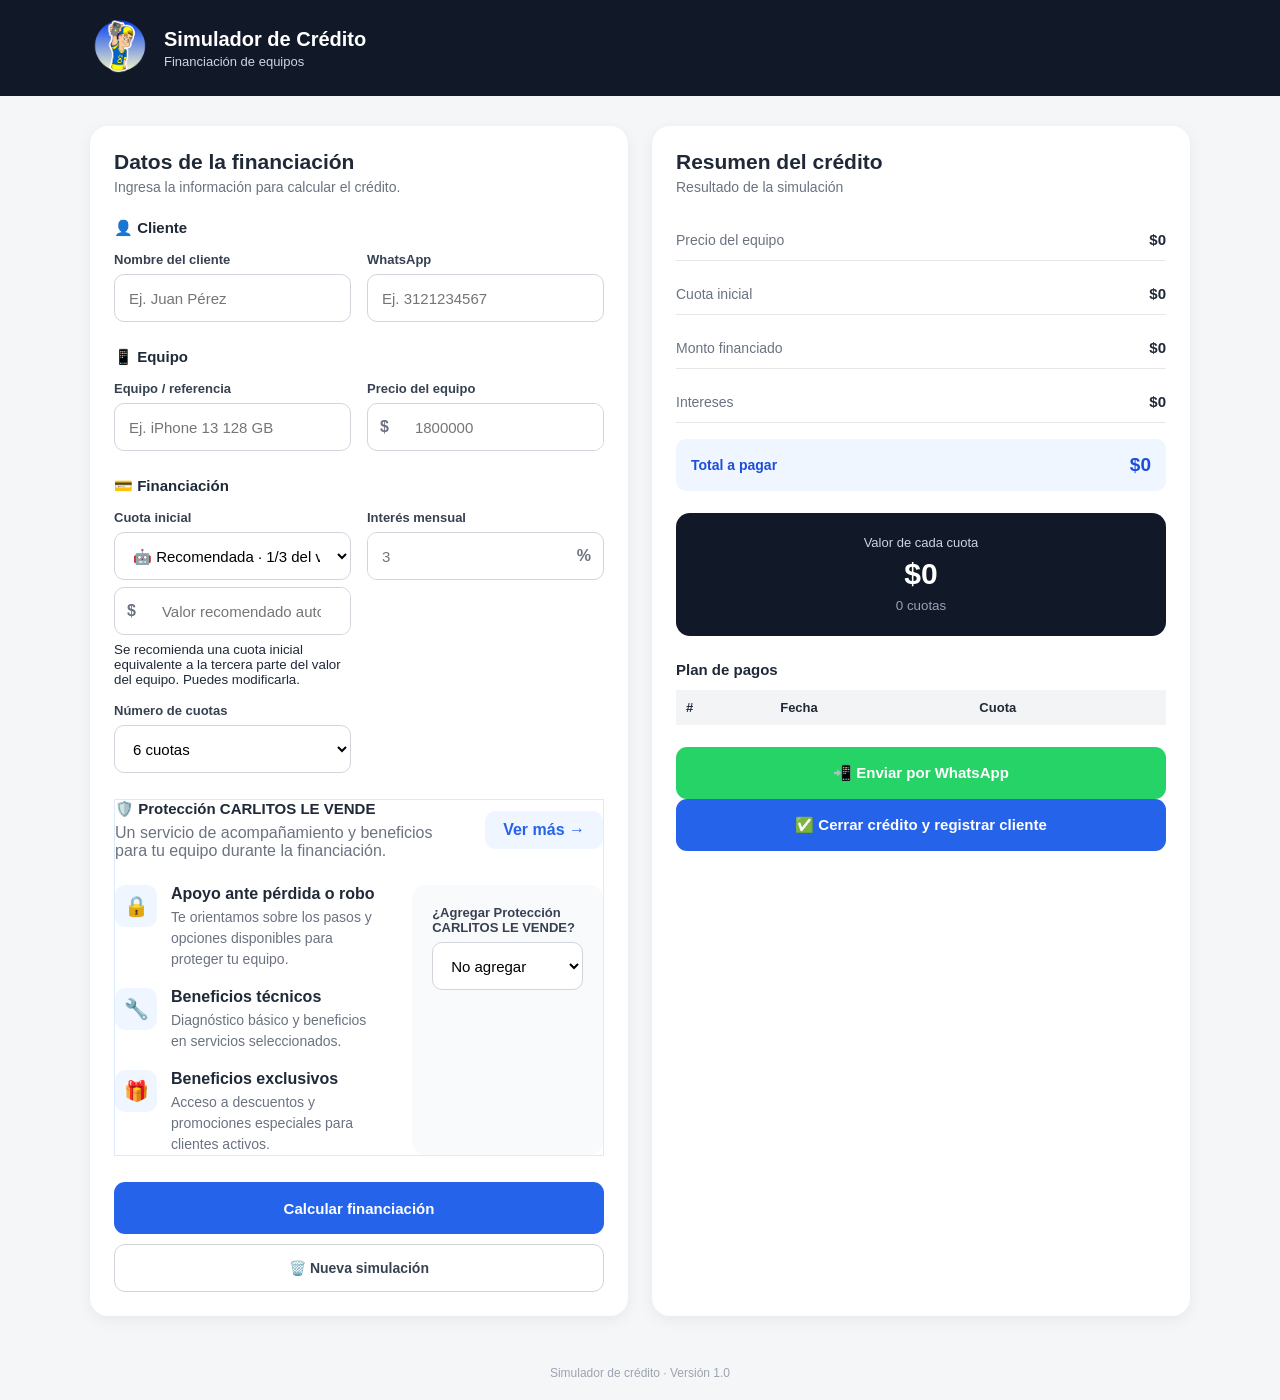
<file: index.html>
<!DOCTYPE html>
<html lang="es">

<head>
    <meta charset="UTF-8">
    <meta name="viewport" content="width=device-width, initial-scale=1.0">

    <title>Simulador de Crédito Carlitos Le Vende</title>

    <link rel="stylesheet" href="style.css">
</head>

<body>

    <header class="topbar">
        <div class="brand">

            <div class="brand-logo">
                <img src="logo carlitos.png" alt="Carlitos Le Vende">
            </div>

            <div class="brand-info">
                <h1>Simulador de Crédito</h1>
                <p>Financiación de equipos</p>
            </div>

        </div>
    </header>


    <main class="container">

        <!-- FORMULARIO -->

        <section class="card">

            <div class="card-header">
                <h2>Datos de la financiación</h2>
                <p>Ingresa la información para calcular el crédito.</p>
            </div>


            <!-- CLIENTE -->

            <div class="section">

                <h3>👤 Cliente</h3>

                <div class="form-grid">

                    <div class="input-group">
                        <label for="cliente">Nombre del cliente</label>

                        <input type="text" id="cliente" placeholder="Ej. Juan Pérez">
                    </div>


                    <div class="input-group">
                        <label for="telefono">WhatsApp</label>

                        <input type="tel" id="telefono" placeholder="Ej. 3121234567">
                    </div>

                </div>

            </div>


            <!-- EQUIPO -->

            <div class="section">

                <h3>📱 Equipo</h3>

                <div class="form-grid">

                    <div class="input-group">

                        <label for="equipo">
                            Equipo / referencia
                        </label>

                        <input type="text" id="equipo" placeholder="Ej. iPhone 13 128 GB">

                    </div>


                    <div class="input-group">

                        <label for="precio">
                            Precio del equipo
                        </label>

                        <div class="money-input">

                            <span>$</span>

                            <input type="number" id="precio" placeholder="1800000" min="0">

                        </div>

                    </div>

                </div>

            </div>


            <!-- FINANCIACIÓN -->

            <div class="section">

                <h3>💳 Financiación</h3>

                <div class="form-grid">

                    <div class="input-group inicial-group">

                        <label for="tipoInicial">
                            Cuota inicial
                        </label>

                        <select id="tipoInicial">

                            <option value="terceraParte" selected>
                                🤖 Recomendada · 1/3 del valor
                            </option>

                            <option value="pesos">
                                💵 Valor personalizado ($)
                            </option>

                            <option value="porcentaje">
                                📊 Porcentaje (%)
                            </option>

                        </select>


                        <div class="money-input">

                            <span id="simboloInicial">$</span>

                            <input type="number" id="inicial" min="0" placeholder="Ingresa el valor">

                        </div>


                        <small id="ayudaInicial">

                            Se recomienda una cuota inicial equivalente
                            a la tercera parte del valor del equipo.

                        </small>

                    </div>


                    <div class="input-group">

                        <label for="interes">
                            Interés mensual
                        </label>

                        <div class="percent-input">

                            <input type="number" id="interes" placeholder="3" min="0" step="0.01">

                            <span>%</span>

                        </div>

                    </div>


                    <div class="input-group">

                        <label for="cuotas">
                            Número de cuotas
                        </label>

                        <select id="cuotas">

                            <option value="1">1 cuota</option>
                            <option value="2">2 cuotas</option>
                            <option value="3">3 cuotas</option>
                            <option value="4">4 cuotas</option>
                            <option value="5">5 cuotas</option>
                            <option value="6" selected>6 cuotas</option>
                            <option value="7">7 cuotas</option>
                            <option value="8">8 cuotas</option>
                            <option value="9">9 cuotas</option>
                            <option value="10">10 cuotas</option>
                            <option value="11">11 cuotas</option>
                            <option value="12">12 cuotas</option>
                            <option value="13">13 cuotas</option>
                            <option value="14">14 cuotas</option>
                            <option value="15">15 cuotas</option>
                            <option value="16">16 cuotas</option>
                            <option value="17">17 cuotas</option>
                            <option value="18">18 cuotas</option>
                            <option value="19">19 cuotas</option>
                            <option value="20">20 cuotas</option>
                            <option value="21">21 cuotas</option>
                            <option value="22">22 cuotas</option>
                            <option value="23">23 cuotas</option>
                            <option value="24">24 cuotas</option>

                        </select>

                    </div>

                </div>

            </div>
            <!-- PROTECCIÓN CARLITOS LE VENDE -->

            <div class="section protection-section">

                <div class="protection-header">

                    <div>

                        <h3>🛡️ Protección CARLITOS LE VENDE</h3>

                        <p>
                            Un servicio de acompañamiento y beneficios
                            para tu equipo durante la financiación.
                        </p>

                    </div>

                    <a href="proteccion.html" class="btn-ver-mas">
                        Ver más →
                    </a>

                </div>


                <div class="protection-content">

                    <div class="protection-benefits">

                        <div class="benefit">

                            <span>🔒</span>

                            <div>

                                <strong>
                                    Apoyo ante pérdida o robo
                                </strong>

                                <p>
                                    Te orientamos sobre los pasos y opciones
                                    disponibles para proteger tu equipo.
                                </p>

                            </div>

                        </div>


                        <div class="benefit">

                            <span>🔧</span>

                            <div>

                                <strong>
                                    Beneficios técnicos
                                </strong>

                                <p>
                                    Diagnóstico básico y beneficios en
                                    servicios seleccionados.
                                </p>

                            </div>

                        </div>


                        <div class="benefit">

                            <span>🎁</span>

                            <div>

                                <strong>
                                    Beneficios exclusivos
                                </strong>

                                <p>
                                    Acceso a descuentos y promociones
                                    especiales para clientes activos.
                                </p>

                            </div>

                        </div>

                    </div>


                    <div class="protection-info">

                        <div class="input-group">

                            <label for="proteccion">

                                ¿Agregar Protección CARLITOS LE VENDE?

                            </label>


                            <select id="proteccion">

                                <option value="no">
                                    No agregar
                                </option>

                                <option value="si">
                                    Sí, agregar protección
                                </option>

                            </select>

                        </div>


                        <div class="input-group protection-price" id="proteccionPrecioContainer">

                            <label for="valorProteccion">

                                Valor mensual del servicio

                            </label>


                            <div class="money-input">

                                <span>$</span>

                                <input type="number" id="valorProteccion" value="20000" min="0">

                            </div>


                            <small>
                                El valor se distribuirá entre las cuotas
                                correspondientes al periodo de financiación.
                            </small>

                        </div>

                    </div>

                </div>

            </div>

            <button class="btn-primary" id="calcularBtn">
                Calcular financiación
            </button>

            <button class="btn-secondary" type="button" onclick="nuevaSimulacion()">
                🗑️ Nueva simulación
            </button>
        </section>



        <!-- RESULTADO -->

        <section class="card result-card" id="resultado">

            <div class="card-header">

                <h2>Resumen del crédito</h2>

                <p>
                    Resultado de la simulación
                </p>

            </div>


            <div class="summary">

                <div class="summary-item">

                    <span>Precio del equipo</span>

                    <strong id="resPrecio">
                        $0
                    </strong>

                </div>


                <div class="summary-item">

                    <span>Cuota inicial</span>

                    <strong id="resInicial">
                        $0
                    </strong>

                </div>


                <div class="summary-item">

                    <span>Monto financiado</span>

                    <strong id="resFinanciado">
                        $0
                    </strong>

                </div>


                <div class="summary-item">

                    <span>Intereses</span>

                    <strong id="resIntereses">
                        $0
                    </strong>

                </div>


                <div class="summary-item total">

                    <span>Total a pagar</span>

                    <strong id="resTotal">
                        $0
                    </strong>

                </div>

            </div>


            <div class="main-payment">

                <span>Valor de cada cuota</span>

                <strong id="resCuota">
                    $0
                </strong>

                <small id="resNumeroCuotas">
                    0 cuotas
                </small>

            </div>


            <!-- TABLA -->

            <div class="table-container">

                <h3>Plan de pagos</h3>

                <table>

                    <thead>

                        <tr>

                            <th>#</th>
                            <th>Fecha</th>
                            <th>Cuota</th>

                        </tr>

                    </thead>

                    <tbody id="tablaCuotas">

                    </tbody>

                </table>

            </div>


            <button class="btn-whatsapp" id="whatsappBtn">
                📲 Enviar por WhatsApp
            </button>
            <button class="btn-primary" id="cerrarCreditoBtn">
                ✅ Cerrar crédito y registrar cliente
            </button>
        </section>

    </main>


    <footer>

        <p>
            Simulador de crédito · Versión 1.0
        </p>

    </footer>


    <script src="script.js"></script>

</body>
</htm
</file>
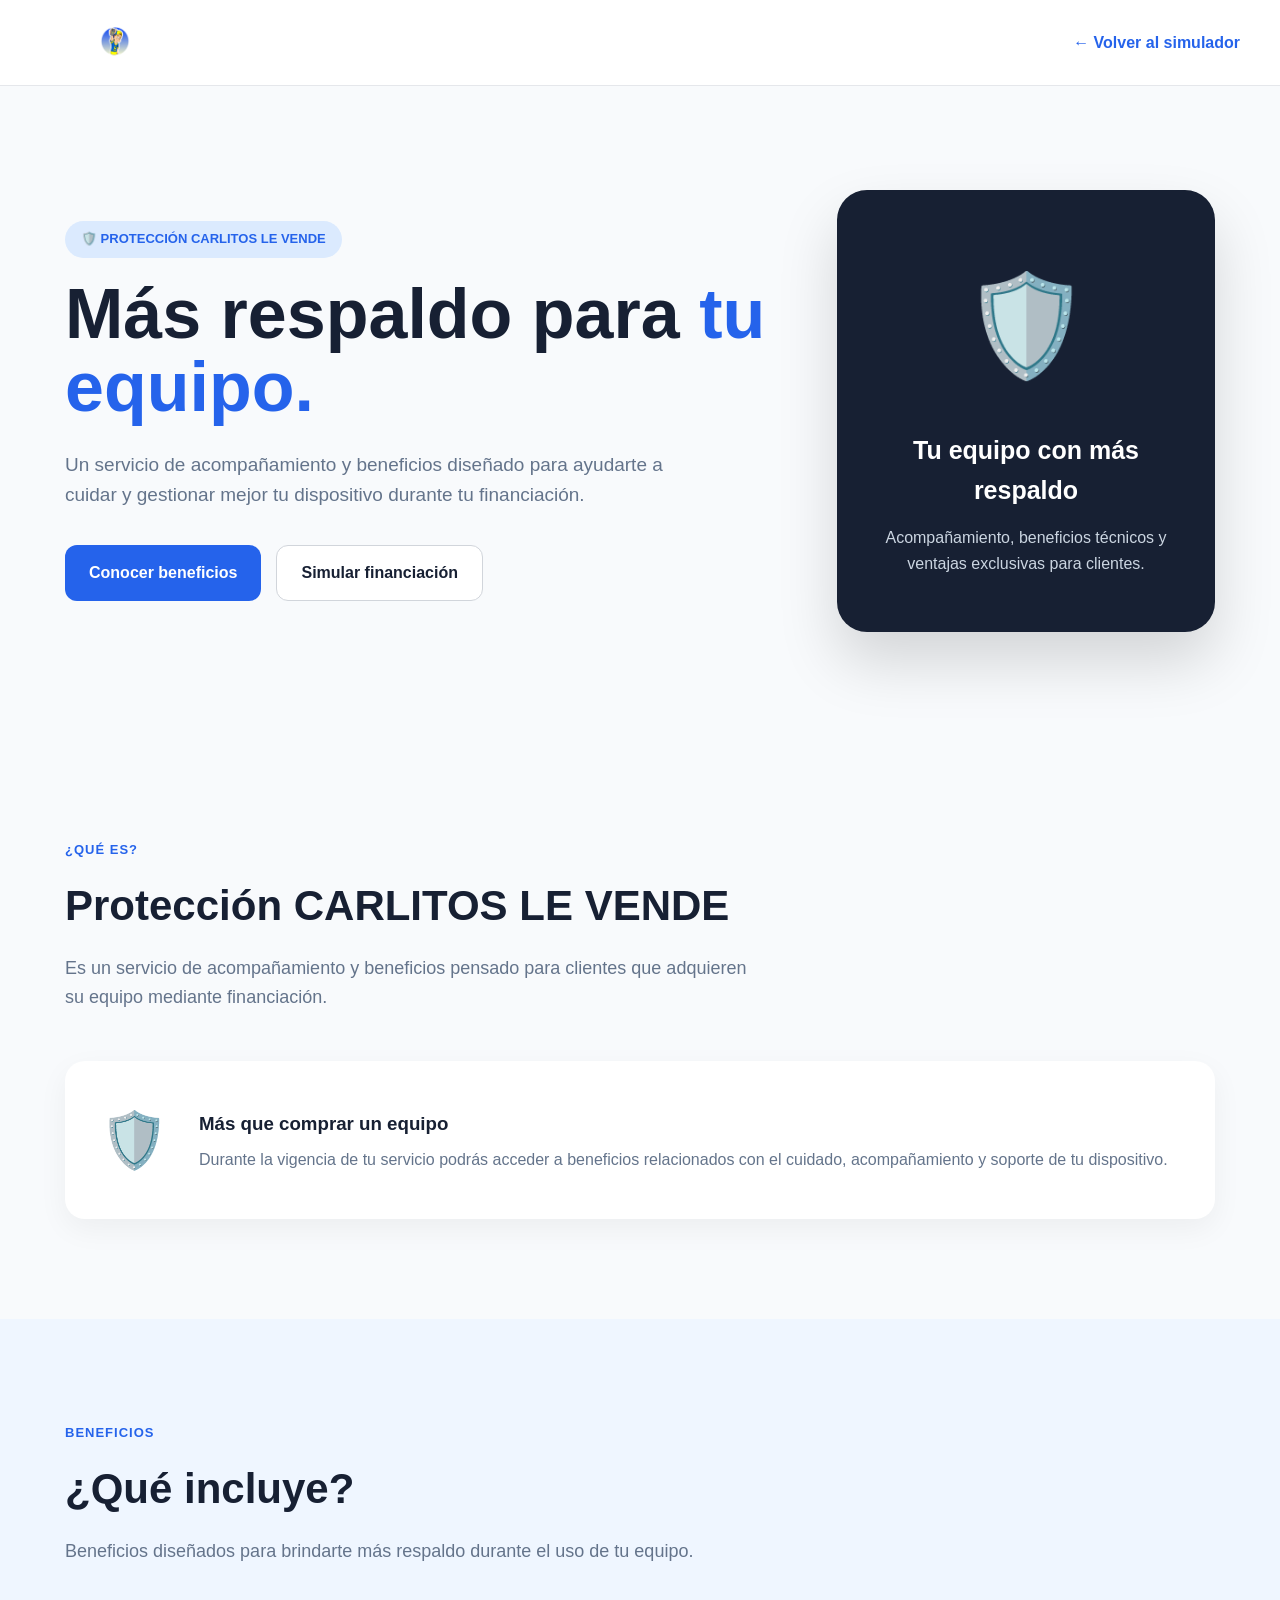
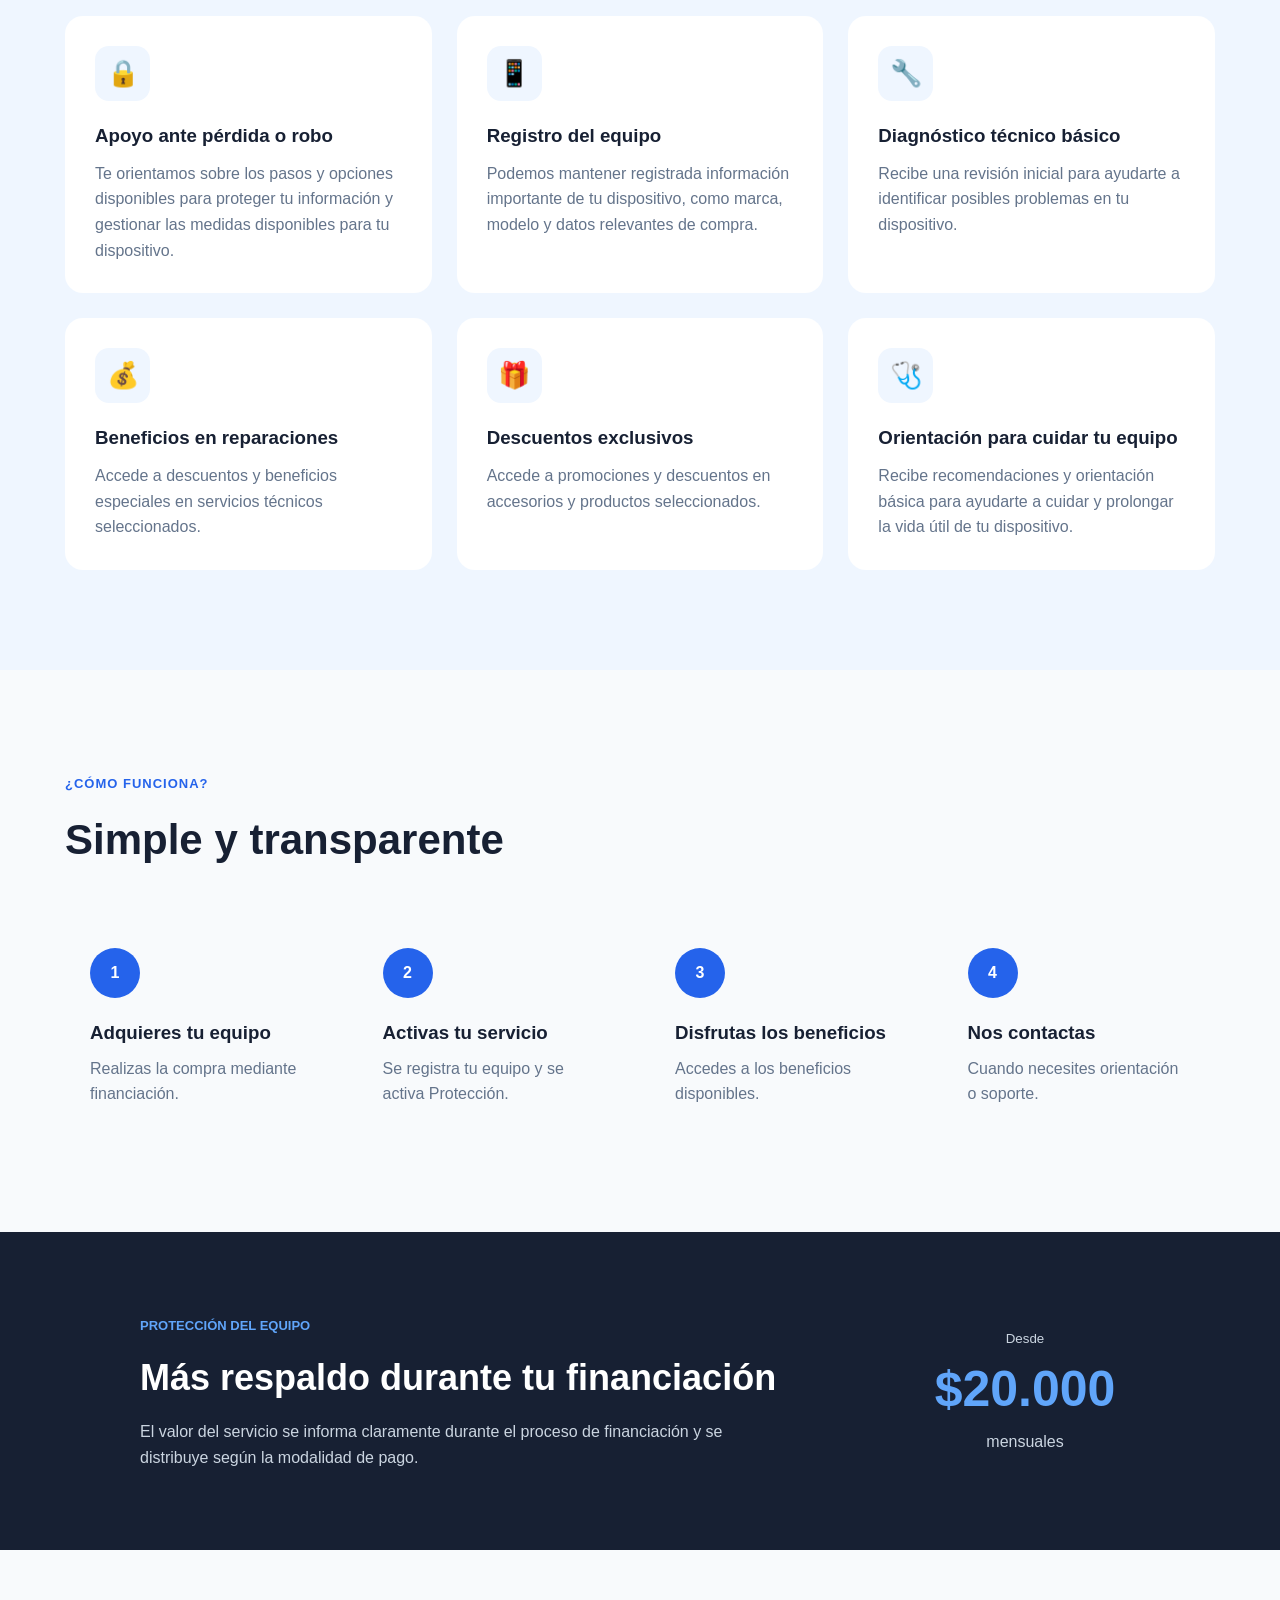
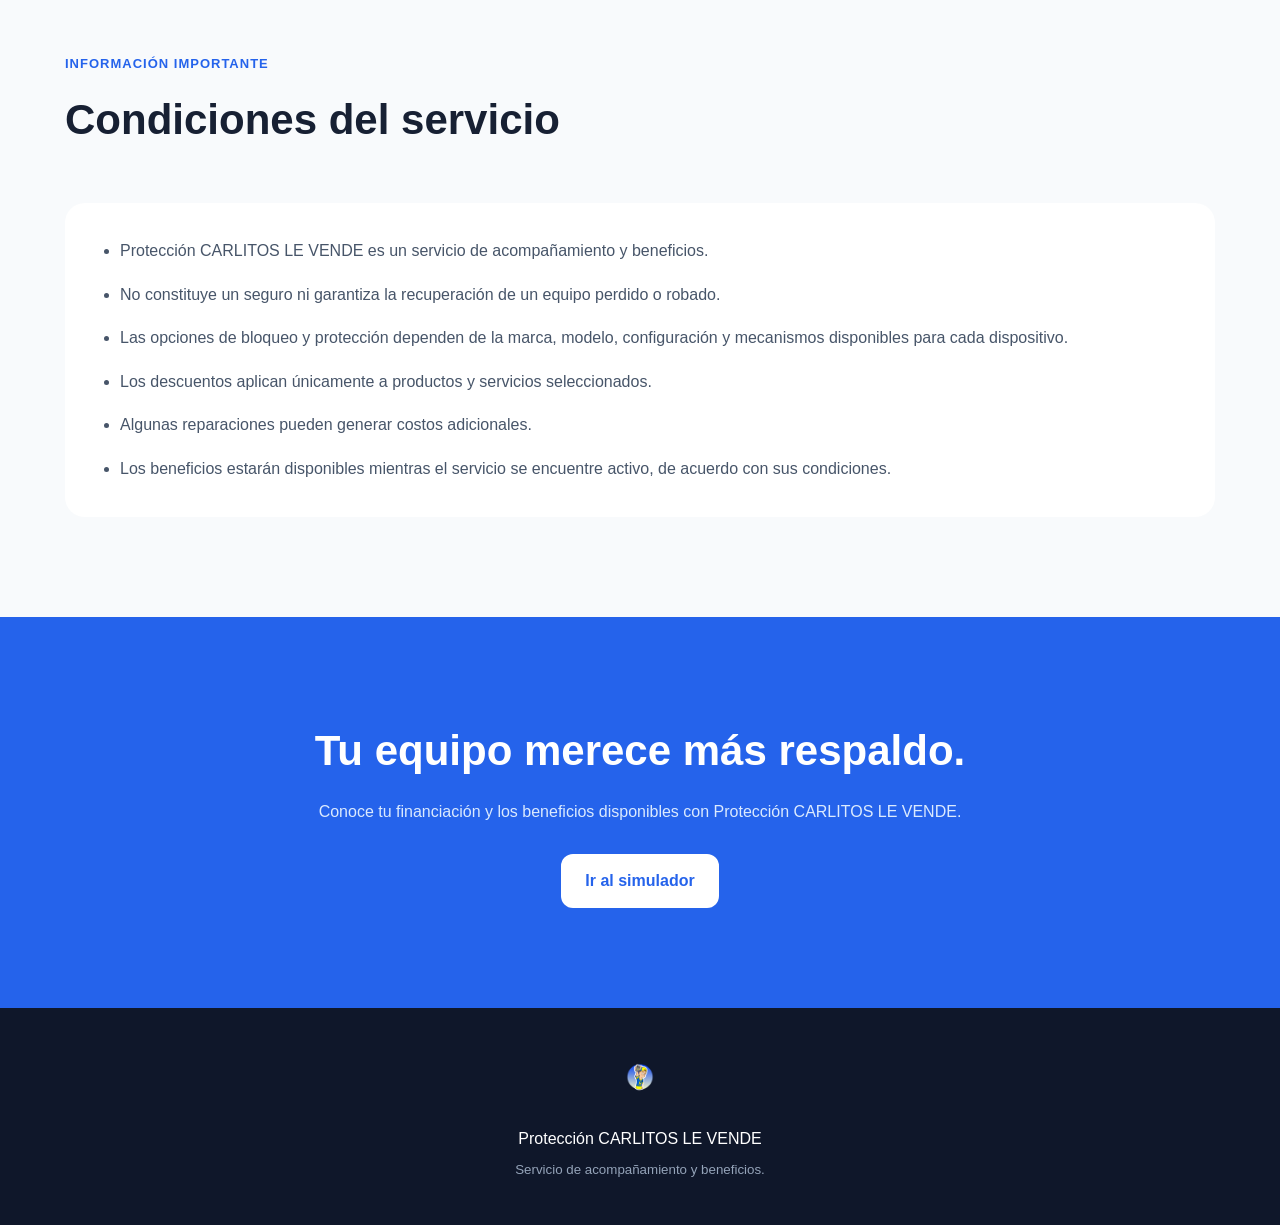
<file: proteccion.html>
<!DOCTYPE html>
<html lang="es">

<head>

    <meta charset="UTF-8">

    <meta
        name="viewport"
        content="width=device-width, initial-scale=1.0"
    >

    <title>
        Protección CARLITOS LE VENDE
    </title>

    <link rel="stylesheet" href="proteccion.css">

</head>


<body>


    <!-- =================================================
         HEADER
    ================================================= -->

    <header class="topbar">

        <div class="navbar">

            <a
                href="proteccion.html"
                class="brand"
            >

                <img
                    src="logo carlitos.png"
                    alt="Carlitos Le Vende"
                >

            </a>


            <a
                href="index.html"
                class="back-btn"
            >

                ← Volver al simulador

            </a>

        </div>

    </header>



    <!-- =================================================
         HERO
    ================================================= -->

    <section class="hero">

        <div class="hero-content">

            <div class="badge">

                🛡️ PROTECCIÓN CARLITOS LE VENDE

            </div>


            <h1>

                Más respaldo para
                <span>tu equipo.</span>

            </h1>


            <p>

                Un servicio de acompañamiento y beneficios
                diseñado para ayudarte a cuidar y gestionar
                mejor tu dispositivo durante tu financiación.

            </p>


            <div class="hero-buttons">

                <a
                    href="#beneficios"
                    class="btn-primary"
                >

                    Conocer beneficios

                </a>


                <a
                    href="index.html"
                    class="btn-secondary"
                >

                    Simular financiación

                </a>

            </div>

        </div>


        <div class="hero-card">

            <div class="shield">

                🛡️

            </div>


            <h3>
                Tu equipo con más respaldo
            </h3>


            <p>

                Acompañamiento, beneficios técnicos
                y ventajas exclusivas para clientes.

            </p>

        </div>

    </section>



    <!-- =================================================
         ¿QUÉ ES?
    ================================================= -->

    <section class="section">

        <div class="section-title">

            <span>
                ¿QUÉ ES?
            </span>


            <h2>

                Protección CARLITOS LE VENDE

            </h2>


            <p>

                Es un servicio de acompañamiento y beneficios
                pensado para clientes que adquieren su equipo
                mediante financiación.

            </p>

        </div>


        <div class="intro-card">

            <div class="intro-icon">

                🛡️

            </div>


            <div>

                <h3>
                    Más que comprar un equipo
                </h3>


                <p>

                    Durante la vigencia de tu servicio podrás
                    acceder a beneficios relacionados con el
                    cuidado, acompañamiento y soporte de tu
                    dispositivo.

                </p>

            </div>

        </div>

    </section>



    <!-- =================================================
         BENEFICIOS
    ================================================= -->

    <section
        class="section benefits-section"
        id="beneficios"
    >

        <div class="section-title">

            <span>
                BENEFICIOS
            </span>


            <h2>

                ¿Qué incluye?

            </h2>


            <p>

                Beneficios diseñados para brindarte más respaldo
                durante el uso de tu equipo.

            </p>

        </div>



        <div class="benefits-grid">


            <!-- ROBO -->

            <article class="benefit-card">

                <div class="icon">

                    🔒

                </div>


                <h3>

                    Apoyo ante pérdida o robo

                </h3>


                <p>

                    Te orientamos sobre los pasos y opciones
                    disponibles para proteger tu información
                    y gestionar las medidas disponibles para
                    tu dispositivo.

                </p>

            </article>



            <!-- REGISTRO -->

            <article class="benefit-card">

                <div class="icon">

                    📱

                </div>


                <h3>

                    Registro del equipo

                </h3>


                <p>

                    Podemos mantener registrada información
                    importante de tu dispositivo, como marca,
                    modelo y datos relevantes de compra.

                </p>

            </article>



            <!-- DIAGNÓSTICO -->

            <article class="benefit-card">

                <div class="icon">

                    🔧

                </div>


                <h3>

                    Diagnóstico técnico básico

                </h3>


                <p>

                    Recibe una revisión inicial para ayudarte
                    a identificar posibles problemas en tu
                    dispositivo.

                </p>

            </article>



            <!-- DESCUENTOS -->

            <article class="benefit-card">

                <div class="icon">

                    💰

                </div>


                <h3>

                    Beneficios en reparaciones

                </h3>


                <p>

                    Accede a descuentos y beneficios especiales
                    en servicios técnicos seleccionados.

                </p>

            </article>



            <!-- ACCESORIOS -->

            <article class="benefit-card">

                <div class="icon">

                    🎁

                </div>


                <h3>

                    Descuentos exclusivos

                </h3>


                <p>

                    Accede a promociones y descuentos en
                    accesorios y productos seleccionados.

                </p>

            </article>



            <!-- ORIENTACIÓN -->

            <article class="benefit-card">

                <div class="icon">

                    🩺

                </div>


                <h3>

                    Orientación para cuidar tu equipo

                </h3>


                <p>

                    Recibe recomendaciones y orientación básica
                    para ayudarte a cuidar y prolongar la vida
                    útil de tu dispositivo.

                </p>

            </article>


        </div>

    </section>



    <!-- =================================================
         CÓMO FUNCIONA
    ================================================= -->

    <section class="section how-section">

        <div class="section-title">

            <span>
                ¿CÓMO FUNCIONA?
            </span>


            <h2>

                Simple y transparente

            </h2>

        </div>


        <div class="steps">


            <div class="step">

                <div class="step-number">
                    1
                </div>


                <h3>
                    Adquieres tu equipo
                </h3>


                <p>
                    Realizas la compra mediante financiación.
                </p>

            </div>



            <div class="step">

                <div class="step-number">
                    2
                </div>


                <h3>
                    Activas tu servicio
                </h3>


                <p>
                    Se registra tu equipo y se activa Protección.
                </p>

            </div>



            <div class="step">

                <div class="step-number">
                    3
                </div>


                <h3>
                    Disfrutas los beneficios
                </h3>


                <p>
                    Accedes a los beneficios disponibles.
                </p>

            </div>



            <div class="step">

                <div class="step-number">
                    4
                </div>


                <h3>
                    Nos contactas
                </h3>


                <p>
                    Cuando necesites orientación o soporte.
                </p>

            </div>


        </div>

    </section>



    <!-- =================================================
         VALOR
    ================================================= -->

    <section class="pricing-section">

        <div class="pricing-card">

            <div>

                <span class="pricing-label">

                    PROTECCIÓN DEL EQUIPO

                </span>


                <h2>

                    Más respaldo durante tu financiación

                </h2>


                <p>

                    El valor del servicio se informa claramente
                    durante el proceso de financiación y se
                    distribuye según la modalidad de pago.

                </p>

            </div>


            <div class="price">

                <small>
                    Desde
                </small>


                <strong>
                    $20.000
                </strong>


                <span>
                    mensuales
                </span>

            </div>

        </div>

    </section>



    <!-- =================================================
         CONDICIONES
    ================================================= -->

    <section class="section conditions-section">

        <div class="section-title">

            <span>
                INFORMACIÓN IMPORTANTE
            </span>


            <h2>

                Condiciones del servicio

            </h2>

        </div>


        <div class="conditions-card">

            <ul>

                <li>

                    Protección CARLITOS LE VENDE es un servicio
                    de acompañamiento y beneficios.

                </li>


                <li>

                    No constituye un seguro ni garantiza la
                    recuperación de un equipo perdido o robado.

                </li>


                <li>

                    Las opciones de bloqueo y protección dependen
                    de la marca, modelo, configuración y mecanismos
                    disponibles para cada dispositivo.

                </li>


                <li>

                    Los descuentos aplican únicamente a productos
                    y servicios seleccionados.

                </li>


                <li>

                    Algunas reparaciones pueden generar costos
                    adicionales.

                </li>


                <li>

                    Los beneficios estarán disponibles mientras
                    el servicio se encuentre activo, de acuerdo
                    con sus condiciones.

                </li>

            </ul>

        </div>

    </section>



    <!-- =================================================
         CTA FINAL
    ================================================= -->

    <section class="final-cta">

        <h2>

            Tu equipo merece más respaldo.

        </h2>


        <p>

            Conoce tu financiación y los beneficios disponibles
            con Protección CARLITOS LE VENDE.

        </p>


        <a
            href="index.html"
            class="btn-primary"
        >

            Ir al simulador

        </a>

    </section>



    <!-- FOOTER -->

    <footer>

        <img
            src="logo carlitos.png"
            alt="Carlitos Le Vende"
        >


        <p>

            Protección CARLITOS LE VENDE

        </p>


        <small>

            Servicio de acompañamiento y beneficios.

        </small>

    </footer>


    <script src="script.js"></script>

</body>

</html>
</file>
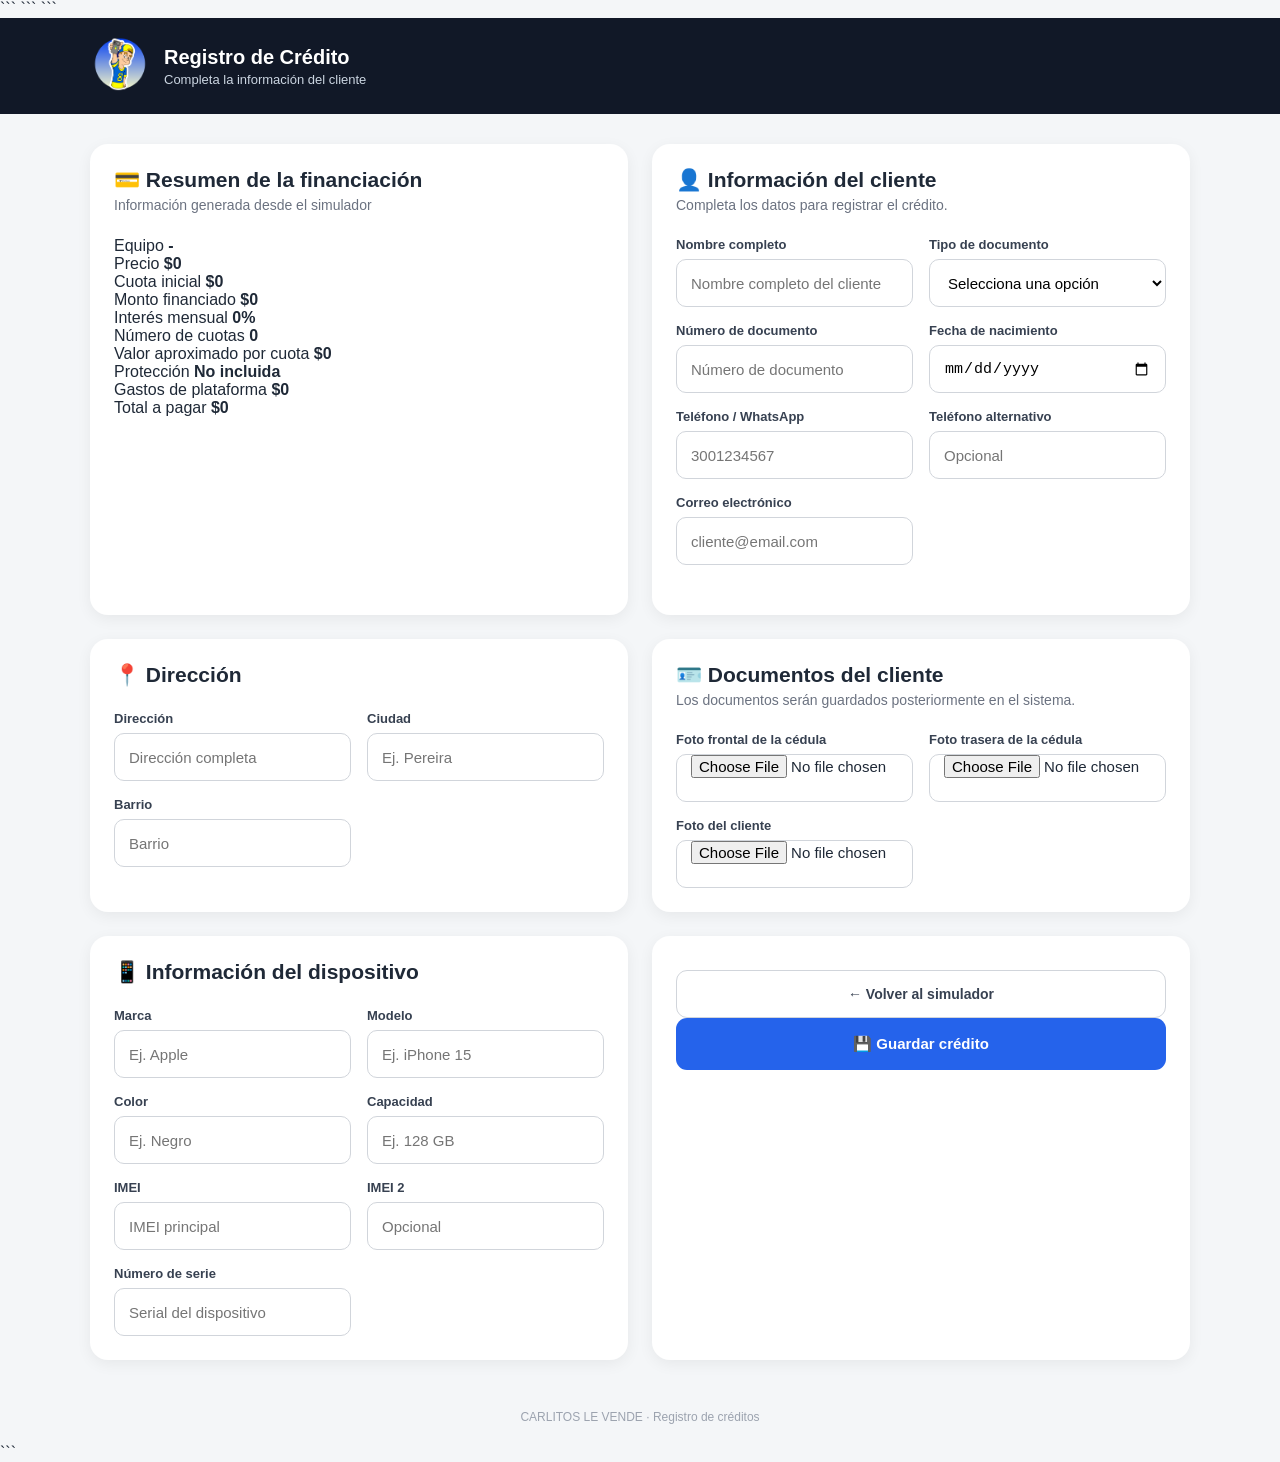
<file: registro.html>
<!DOCTYPE html>

<html lang="es">

<head>

    ```
    <meta charset="UTF-8">

    <meta name="viewport" content="width=device-width, initial-scale=1.0">

    <title>
        Registro de Cliente | Carlitos Le Vende
    </title>

    <link rel="stylesheet" href="style.css">
    ```

</head>

<body>

    ```
    <!-- =================================================
     HEADER
================================================= -->

    <header class="topbar">

        <div class="brand">

            <div class="brand-logo">

                <img src="logo carlitos.png" alt="Carlitos Le Vende">

            </div>


            <div class="brand-info">

                <h1>
                    Registro de Crédito
                </h1>

                <p>
                    Completa la información del cliente
                </p>

            </div>

        </div>

    </header>



    <!-- =================================================
     CONTENIDO
================================================= -->

    <main class="container">


        <!-- =============================================
         RESUMEN DEL CRÉDITO
    ============================================== -->

        <section class="card">

            <div class="card-header">

                <h2>
                    💳 Resumen de la financiación
                </h2>

                <p>
                    Información generada desde el simulador
                </p>

            </div>


            <div class="resumen-credito">

                <div class="resumen-item">

                    <span>
                        Equipo
                    </span>

                    <strong id="resEquipo">
                        -
                    </strong>

                </div>


                <div class="resumen-item">

                    <span>
                        Precio
                    </span>

                    <strong id="resPrecio">
                        $0
                    </strong>

                </div>


                <div class="resumen-item">

                    <span>
                        Cuota inicial
                    </span>

                    <strong id="resInicial">
                        $0
                    </strong>

                </div>


                <div class="resumen-item">

                    <span>
                        Monto financiado
                    </span>

                    <strong id="resFinanciado">
                        $0
                    </strong>

                </div>


                <div class="resumen-item">

                    <span>
                        Interés mensual
                    </span>

                    <strong id="resInteres">
                        0%
                    </strong>

                </div>


                <div class="resumen-item">

                    <span>
                        Número de cuotas
                    </span>

                    <strong id="resCuotas">
                        0
                    </strong>

                </div>


                <div class="resumen-item">

                    <span>
                        Valor aproximado por cuota
                    </span>

                    <strong id="resValorCuota">
                        $0
                    </strong>

                </div>


                <div class="resumen-item">

                    <span>
                        Protección
                    </span>

                    <strong id="resProteccion">
                        No incluida
                    </strong>

                </div>


                <div class="resumen-item">

                    <span>
                        Gastos de plataforma
                    </span>

                    <strong id="resPlataforma">
                        $0
                    </strong>

                </div>


                <div class="resumen-item total">

                    <span>
                        Total a pagar
                    </span>

                    <strong id="resTotal">
                        $0
                    </strong>

                </div>

            </div>

        </section>



        <!-- =============================================
         DATOS DEL CLIENTE
    ============================================== -->

        <section class="card">

            <div class="card-header">

                <h2>
                    👤 Información del cliente
                </h2>

                <p>
                    Completa los datos para registrar el crédito.
                </p>

            </div>


            <div class="section">

                <div class="form-grid">


                    <div class="input-group">

                        <label for="nombreCompleto">
                            Nombre completo
                        </label>

                        <input type="text" id="nombreCompleto" placeholder="Nombre completo del cliente">

                    </div>



                    <div class="input-group">

                        <label for="tipoDocumento">
                            Tipo de documento
                        </label>

                        <select id="tipoDocumento">

                            <option value="">
                                Selecciona una opción
                            </option>

                            <option value="CC">
                                Cédula de ciudadanía
                            </option>

                            <option value="CE">
                                Cédula de extranjería
                            </option>

                            <option value="PASAPORTE">
                                Pasaporte
                            </option>

                        </select>

                    </div>



                    <div class="input-group">

                        <label for="documento">
                            Número de documento
                        </label>

                        <input type="text" id="documento" placeholder="Número de documento">

                    </div>



                    <div class="input-group">

                        <label for="fechaNacimiento">
                            Fecha de nacimiento
                        </label>

                        <input type="date" id="fechaNacimiento">

                    </div>



                    <div class="input-group">

                        <label for="telefono">
                            Teléfono / WhatsApp
                        </label>

                        <input type="tel" id="telefono" placeholder="3001234567">

                    </div>



                    <div class="input-group">

                        <label for="telefonoAlternativo">
                            Teléfono alternativo
                        </label>

                        <input type="tel" id="telefonoAlternativo" placeholder="Opcional">

                    </div>



                    <div class="input-group">

                        <label for="correo">
                            Correo electrónico
                        </label>

                        <input type="email" id="correo" placeholder="cliente@email.com">

                    </div>

                </div>

            </div>

        </section>



        <!-- =============================================
         DIRECCIÓN
    ============================================== -->

        <section class="card">

            <div class="card-header">

                <h2>
                    📍 Dirección
                </h2>

            </div>


            <div class="form-grid">


                <div class="input-group">

                    <label for="direccion">
                        Dirección
                    </label>

                    <input type="text" id="direccion" placeholder="Dirección completa">

                </div>



                <div class="input-group">

                    <label for="ciudad">
                        Ciudad
                    </label>

                    <input type="text" id="ciudad" placeholder="Ej. Pereira">

                </div>



                <div class="input-group">

                    <label for="barrio">
                        Barrio
                    </label>

                    <input type="text" id="barrio" placeholder="Barrio">

                </div>


            </div>

        </section>



        <!-- =============================================
         DOCUMENTOS
    ============================================== -->

        <section class="card">

            <div class="card-header">

                <h2>
                    🪪 Documentos del cliente
                </h2>

                <p>
                    Los documentos serán guardados posteriormente
                    en el sistema.
                </p>

            </div>


            <div class="form-grid">


                <div class="input-group">

                    <label for="cedulaFrontal">
                        Foto frontal de la cédula
                    </label>

                    <input type="file" id="cedulaFrontal" accept="image/*" capture="environment">

                </div>



                <div class="input-group">

                    <label for="cedulaTrasera">
                        Foto trasera de la cédula
                    </label>

                    <input type="file" id="cedulaTrasera" accept="image/*" capture="environment">

                </div>



                <div class="input-group">

                    <label for="fotoCliente">
                        Foto del cliente
                    </label>

                    <input type="file" id="fotoCliente" accept="image/*" capture="user">

                </div>


            </div>

        </section>



        <!-- =============================================
         INFORMACIÓN DEL DISPOSITIVO
    ============================================== -->

        <section class="card">

            <div class="card-header">

                <h2>
                    📱 Información del dispositivo
                </h2>

            </div>


            <div class="form-grid">


                <div class="input-group">

                    <label for="marca">
                        Marca
                    </label>

                    <input type="text" id="marca" placeholder="Ej. Apple">

                </div>



                <div class="input-group">

                    <label for="modelo">
                        Modelo
                    </label>

                    <input type="text" id="modelo" placeholder="Ej. iPhone 15">

                </div>



                <div class="input-group">

                    <label for="color">
                        Color
                    </label>

                    <input type="text" id="color" placeholder="Ej. Negro">

                </div>



                <div class="input-group">

                    <label for="capacidad">
                        Capacidad
                    </label>

                    <input type="text" id="capacidad" placeholder="Ej. 128 GB">

                </div>



                <div class="input-group">

                    <label for="imei">
                        IMEI
                    </label>

                    <input type="text" id="imei" placeholder="IMEI principal">

                </div>



                <div class="input-group">

                    <label for="imei2">
                        IMEI 2
                    </label>

                    <input type="text" id="imei2" placeholder="Opcional">

                </div>



                <div class="input-group">

                    <label for="serial">
                        Número de serie
                    </label>

                    <input type="text" id="serial" placeholder="Serial del dispositivo">

                </div>


            </div>

        </section>



        <!-- =============================================
         ACCIONES
    ============================================== -->

        <section class="card acciones">

            <button type="button" class="btn-secondary" id="volverBtn">

                ← Volver al simulador

            </button>


            <button type="button" class="btn-primary" id="guardarBtn">

                💾 Guardar crédito

            </button>

        </section>


    </main>



    <footer>

        <p>
            CARLITOS LE VENDE · Registro de créditos
        </p>

    </footer>


    <script src="registro.js"></script>
    ```

</body>

</html>
</file>
<file: style.css>
* {
    margin: 0;
    padding: 0;
    box-sizing: border-box;
}


body {
    font-family: Arial, Helvetica, sans-serif;
    background: #f4f6f8;
    color: #1f2937;
    min-height: 100vh;
}


/* =========================
   BARRA SUPERIOR
========================= */

.topbar {
    background: #111827;
    color: white;
    padding: 18px 24px;
}


.brand {
    max-width: 1100px;
    margin: auto;

    display: flex;
    align-items: center;
    gap: 14px;
}


.brand-logo {
    width: 60px;
    height: 60px;

    border-radius: 12px;

    display: flex;
    align-items: center;
    justify-content: center;

    overflow: hidden;

    flex-shrink: 0;
}

.brand-logo img {
    width: 500px;
    height: 100px;

    object-fit: contain;

    display: block;
}


.brand h1 {
    font-size: 20px;
}


.brand p {
    font-size: 13px;
    color: #cbd5e1;
    margin-top: 3px;
}


/* =========================
   CONTENEDOR
========================= */

.container {
    width: min(1100px, 92%);
    margin: 30px auto;

    display: grid;
    grid-template-columns: 1fr 1fr;

    gap: 24px;
}


/* =========================
   TARJETAS
========================= */

.card {
    background: white;

    border-radius: 18px;

    padding: 24px;

    box-shadow:
        0 4px 15px rgba(0, 0, 0, 0.06);
}


.card-header {
    margin-bottom: 24px;
}


.card-header h2 {
    font-size: 21px;
    margin-bottom: 5px;
}


.card-header p {
    font-size: 14px;
    color: #6b7280;
}


/* =========================
   SECCIONES
========================= */

.section {
    margin-bottom: 26px;
}


.section h3 {
    font-size: 15px;
    margin-bottom: 15px;
}


/* =========================
   FORMULARIOS
========================= */

.form-grid {
    display: grid;

    grid-template-columns: 1fr 1fr;

    gap: 16px;
}


.input-group {
    display: flex;
    flex-direction: column;

    gap: 7px;
}


.input-group label {
    font-size: 13px;

    font-weight: 600;

    color: #374151;
}


input,
select {
    width: 100%;

    height: 48px;

    border: 1px solid #d1d5db;

    border-radius: 10px;

    padding: 0 14px;

    font-size: 15px;

    outline: none;

    background: white;
}


input:focus,
select:focus {
    border-color: #2563eb;

    box-shadow:
        0 0 0 3px rgba(37, 99, 235, 0.12);
}


/* =========================
   CAMPOS MONETARIOS
========================= */

.money-input,
.percent-input {
    display: flex;

    align-items: center;

    border: 1px solid #d1d5db;

    border-radius: 10px;

    height: 48px;

    overflow: hidden;
}


.money-input span,
.percent-input span {
    padding: 0 12px;

    color: #6b7280;

    font-weight: 600;
}


.money-input input,
.percent-input input {
    border: none;

    height: 100%;

    border-radius: 0;

    box-shadow: none;
}


.money-input:focus-within,
.percent-input:focus-within {
    border-color: #2563eb;

    box-shadow:
        0 0 0 3px rgba(37, 99, 235, 0.12);
}


/* =========================
   BOTÓN PRINCIPAL
========================= */

.btn-primary {
    width: 100%;

    height: 52px;

    border: none;

    border-radius: 11px;

    background: #2563eb;

    color: white;

    font-size: 15px;

    font-weight: 700;

    cursor: pointer;

    transition: 0.2s;
}


.btn-primary:hover {
    background: #1d4ed8;
}


.btn-primary:active {
    transform: scale(0.98);
}

.btn-secondary {
    width: 100%;
    height: 48px;

    margin-top: 10px;

    border: 1px solid #d1d5db;

    border-radius: 11px;

    background: white;

    color: #374151;

    font-size: 14px;

    font-weight: 600;

    cursor: pointer;
}

.btn-secondary:hover {
    background: #f3f4f6;
}

/* =========================
   RESUMEN
========================= */

.summary {
    display: flex;

    flex-direction: column;

    gap: 12px;
}


.summary-item {
    display: flex;

    justify-content: space-between;

    align-items: center;

    padding: 12px 0;

    border-bottom: 1px solid #e5e7eb;
}


.summary-item span {
    color: #6b7280;

    font-size: 14px;
}


.summary-item strong {
    font-size: 15px;
}


.summary-item.total {
    border: none;

    margin-top: 4px;

    padding: 15px;

    border-radius: 10px;

    background: #eff6ff;
}


.summary-item.total span {
    color: #1d4ed8;

    font-weight: 600;
}


.summary-item.total strong {
    color: #1d4ed8;

    font-size: 19px;
}


/* =========================
   CUOTA PRINCIPAL
========================= */

.main-payment {
    margin-top: 22px;

    padding: 22px;

    border-radius: 14px;

    background: #111827;

    color: white;

    text-align: center;
}


.main-payment span {
    display: block;

    font-size: 13px;

    color: #cbd5e1;

    margin-bottom: 7px;
}


.main-payment strong {
    display: block;

    font-size: 30px;

    margin-bottom: 5px;
}


.main-payment small {
    color: #94a3b8;
}


/* =========================
   TABLA
========================= */

.table-container {
    margin-top: 25px;
}


.table-container h3 {
    font-size: 15px;

    margin-bottom: 12px;
}


.table-container {
    overflow-x: auto;
}


table {
    width: 100%;

    border-collapse: collapse;

    font-size: 13px;
}


th {
    text-align: left;

    background: #f3f4f6;

    padding: 10px;
}


td {
    padding: 10px;

    border-bottom: 1px solid #e5e7eb;
}


/* =========================
   WHATSAPP
========================= */

.btn-whatsapp {
    width: 100%;

    height: 52px;

    margin-top: 22px;

    border: none;

    border-radius: 11px;

    background: #25d366;

    color: white;

    font-size: 15px;

    font-weight: 700;

    cursor: pointer;
}


.btn-whatsapp:hover {
    background: #20bd5a;
}


/* =========================
   FOOTER
========================= */

footer {
    text-align: center;

    padding: 20px;

    color: #9ca3af;

    font-size: 12px;
}


/* =========================
   TABLET
========================= */

@media (max-width: 850px) {

    .container {
        grid-template-columns: 1fr;
    }

    .result-card {
        margin-top: 0;
    }

}


/* =========================
   CELULAR
========================= */

@media (max-width: 600px) {

    .topbar {
        padding: 15px;
    }


    .container {
        width: 94%;

        margin: 18px auto;

        gap: 18px;
    }


    .card {
        padding: 18px;

        border-radius: 15px;
    }


    .form-grid {
        grid-template-columns: 1fr;
    }


    .brand h1 {
        font-size: 17px;
    }


    .brand p {
        font-size: 12px;
    }


    .main-payment strong {
        font-size: 26px;
    }

}

/* =====================================================
   PROTECCIÓN CARLITOS LE VENDE
===================================================== */

.protection-section {
    border: 1px solid #dbeafe;
}


.protection-header {
    display: flex;
    justify-content: space-between;
    align-items: center;

    gap: 20px;

    margin-bottom: 25px;
}


.protection-header h3 {
    margin-bottom: 6px;
}


.protection-header p {
    color: #6b7280;
    margin: 0;
}


.btn-ver-mas {
    text-decoration: none;

    padding: 10px 18px;

    border-radius: 10px;

    background: #eff6ff;

    color: #2563eb;

    font-weight: 600;

    white-space: nowrap;

    transition: 0.2s;
}


.btn-ver-mas:hover {
    background: #dbeafe;
}


.protection-content {
    display: grid;

    grid-template-columns: 1.4fr 1fr;

    gap: 30px;
}


.protection-benefits {
    display: flex;
    flex-direction: column;

    gap: 18px;
}


.benefit {
    display: flex;

    align-items: flex-start;

    gap: 14px;
}


.benefit > span {
    width: 42px;
    height: 42px;

    display: flex;

    align-items: center;
    justify-content: center;

    background: #eff6ff;

    border-radius: 10px;

    font-size: 20px;

    flex-shrink: 0;
}


.benefit strong {
    display: block;

    margin-bottom: 4px;
}


.benefit p {
    margin: 0;

    color: #6b7280;

    font-size: 14px;

    line-height: 1.5;
}


.protection-info {
    padding: 20px;

    background: #f8fafc;

    border-radius: 14px;

    display: flex;

    flex-direction: column;

    gap: 18px;
}


.protection-price small {
    display: block;

    margin-top: 8px;

    color: #6b7280;

    line-height: 1.4;
}


/* TABLET Y CELULAR */

@media (max-width: 768px) {

    .protection-content {
        grid-template-columns: 1fr;
    }


    .protection-header {
        align-items: flex-start;

        flex-direction: column;
    }


    .btn-ver-mas {
        width: 100%;

        text-align: center;
    }

}
</file>
<file: proteccion.css>
/* =====================================================
   RESET
===================================================== */

* {
    box-sizing: border-box;

    margin: 0;
    padding: 0;
}


html {
    scroll-behavior: smooth;
}


body {

    font-family:
        Arial,
        Helvetica,
        sans-serif;

    background: #f8fafc;

    color: #172033;

    line-height: 1.6;

}


/* =====================================================
   HEADER
===================================================== */

.topbar {

    background: white;

    border-bottom: 1px solid #e5e7eb;

    padding: 15px 25px;

    position: sticky;

    top: 0;

    z-index: 100;

}


.navbar {

    max-width: 1200px;

    margin: auto;

    display: flex;

    align-items: center;

    justify-content: space-between;

}


.brand img {

    width: 150px;

    max-height: 55px;

    object-fit: contain;

    display: block;

}


.back-btn {

    text-decoration: none;

    color: #2563eb;

    font-weight: 600;

}


/* =====================================================
   HERO
===================================================== */

.hero {

    max-width: 1200px;

    margin: auto;

    min-height: 650px;

    padding: 80px 25px;

    display: grid;

    grid-template-columns: 1.3fr 0.7fr;

    align-items: center;

    gap: 70px;

}


.badge {

    display: inline-block;

    padding: 8px 16px;

    border-radius: 30px;

    background: #dbeafe;

    color: #2563eb;

    font-size: 13px;

    font-weight: 700;

    margin-bottom: 20px;

}


.hero h1 {

    font-size: clamp(
        42px,
        6vw,
        70px
    );

    line-height: 1.05;

    margin-bottom: 25px;

}


.hero h1 span {

    color: #2563eb;

}


.hero p {

    font-size: 19px;

    color: #64748b;

    max-width: 650px;

}


.hero-buttons {

    display: flex;

    gap: 15px;

    margin-top: 35px;

}


.btn-primary,
.btn-secondary {

    display: inline-flex;

    align-items: center;

    justify-content: center;

    padding: 14px 24px;

    border-radius: 12px;

    text-decoration: none;

    font-weight: 700;

}


.btn-primary {

    background: #2563eb;

    color: white;

}


.btn-secondary {

    background: white;

    color: #172033;

    border: 1px solid #d1d5db;

}


/* HERO CARD */

.hero-card {

    background: #172033;

    color: white;

    border-radius: 30px;

    padding: 55px 35px;

    text-align: center;

    box-shadow:
        0 30px 60px
        rgba(0, 0, 0, 0.15);

}


.shield {

    font-size: 100px;

    margin-bottom: 25px;

}


.hero-card h3 {

    font-size: 25px;

    margin-bottom: 15px;

}


.hero-card p {

    color: #cbd5e1;

    font-size: 16px;

}


/* =====================================================
   SECTIONS
===================================================== */

.section {

    max-width: 1200px;

    margin: auto;

    padding: 100px 25px;

}


.section-title {

    max-width: 700px;

    margin-bottom: 50px;

}


.section-title > span {

    color: #2563eb;

    font-weight: 700;

    font-size: 13px;

    letter-spacing: 1px;

}


.section-title h2 {

    font-size: 42px;

    margin: 10px 0 15px;

}


.section-title p {

    color: #64748b;

    font-size: 18px;

}


/* =====================================================
   INTRO
===================================================== */

.intro-card {

    display: flex;

    align-items: center;

    gap: 30px;

    padding: 35px;

    background: white;

    border-radius: 20px;

    box-shadow:
        0 10px 30px
        rgba(0, 0, 0, 0.05);

}


.intro-icon {

    font-size: 55px;

}


.intro-card p {

    color: #64748b;

    margin-top: 8px;

}


/* =====================================================
   BENEFITS
===================================================== */

.benefits-section {

    background: #eff6ff;

    max-width: none;

    padding-left: max(
        25px,
        calc((100% - 1150px) / 2)
    );

    padding-right: max(
        25px,
        calc((100% - 1150px) / 2)
    );

}


.benefits-grid {

    display: grid;

    grid-template-columns:
        repeat(3, 1fr);

    gap: 25px;

}


.benefit-card {

    background: white;

    padding: 30px;

    border-radius: 18px;

}


.benefit-card .icon {

    width: 55px;

    height: 55px;

    display: flex;

    align-items: center;

    justify-content: center;

    background: #eff6ff;

    border-radius: 14px;

    font-size: 26px;

    margin-bottom: 20px;

}


.benefit-card h3 {

    margin-bottom: 10px;

}


.benefit-card p {

    color: #64748b;

}


/* =====================================================
   STEPS
===================================================== */

.steps {

    display: grid;

    grid-template-columns:
        repeat(4, 1fr);

    gap: 20px;

}


.step {

    padding: 25px;

}


.step-number {

    width: 50px;

    height: 50px;

    border-radius: 50%;

    display: flex;

    align-items: center;

    justify-content: center;

    background: #2563eb;

    color: white;

    font-weight: bold;

    margin-bottom: 20px;

}


.step p {

    color: #64748b;

    margin-top: 8px;

}


/* =====================================================
   PRICING
===================================================== */

.pricing-section {

    background: #172033;

    padding: 80px 25px;

}


.pricing-card {

    max-width: 1000px;

    margin: auto;

    display: flex;

    justify-content: space-between;

    align-items: center;

    gap: 40px;

    color: white;

}


.pricing-label {

    color: #60a5fa;

    font-weight: bold;

    font-size: 13px;

}


.pricing-card h2 {

    font-size: 36px;

    margin: 12px 0;

}


.pricing-card p {

    color: #cbd5e1;

    max-width: 600px;

}


.price {

    text-align: center;

    min-width: 230px;

}


.price small {

    display: block;

    color: #cbd5e1;

}


.price strong {

    display: block;

    font-size: 50px;

    color: #60a5fa;

}


.price span {

    color: #cbd5e1;

}


/* =====================================================
   CONDITIONS
===================================================== */

.conditions-card {

    background: white;

    padding: 35px;

    border-radius: 20px;

}


.conditions-card ul {

    display: flex;

    flex-direction: column;

    gap: 18px;

    padding-left: 20px;

}


.conditions-card li {

    color: #475569;

}


/* =====================================================
   FINAL CTA
===================================================== */

.final-cta {

    padding: 100px 25px;

    text-align: center;

    background: #2563eb;

    color: white;

}


.final-cta h2 {

    font-size: 42px;

    margin-bottom: 15px;

}


.final-cta p {

    margin-bottom: 30px;

    color: #dbeafe;

}


.final-cta .btn-primary {

    background: white;

    color: #2563eb;

}


/* =====================================================
   FOOTER
===================================================== */

footer {

    padding: 45px 25px;

    text-align: center;

    background: #0f172a;

    color: white;

}


footer img {

    width: 130px;

    max-height: 50px;

    object-fit: contain;

    margin-bottom: 15px;

}


footer small {

    display: block;

    color: #94a3b8;

    margin-top: 8px;

}


/* =====================================================
   RESPONSIVE
===================================================== */

@media (max-width: 900px) {

    .hero {

        grid-template-columns: 1fr;

        text-align: center;

        padding-top: 60px;

    }


    .hero p {

        margin: auto;

    }


    .hero-buttons {

        justify-content: center;

    }


    .benefits-grid {

        grid-template-columns:
            repeat(2, 1fr);

    }


    .steps {

        grid-template-columns:
            repeat(2, 1fr);

    }


    .pricing-card {

        flex-direction: column;

        text-align: center;

    }

}


@media (max-width: 600px) {

    .topbar {

        padding: 12px 15px;

    }


    .brand img {

        width: 110px;

    }


    .back-btn {

        font-size: 13px;

    }


    .hero {

        padding: 50px 20px;

        min-height: auto;

    }


    .hero h1 {

        font-size: 42px;

    }


    .hero-buttons {

        flex-direction: column;

    }


    .section {

        padding: 70px 20px;

    }


    .section-title h2 {

        font-size: 32px;

    }


    .intro-card {

        flex-direction: column;

        text-align: center;

    }


    .benefits-grid {

        grid-template-columns: 1fr;

    }


    .steps {

        grid-template-columns: 1fr;

    }


    .final-cta h2 {

        font-size: 32px;

    }

}
</file>
